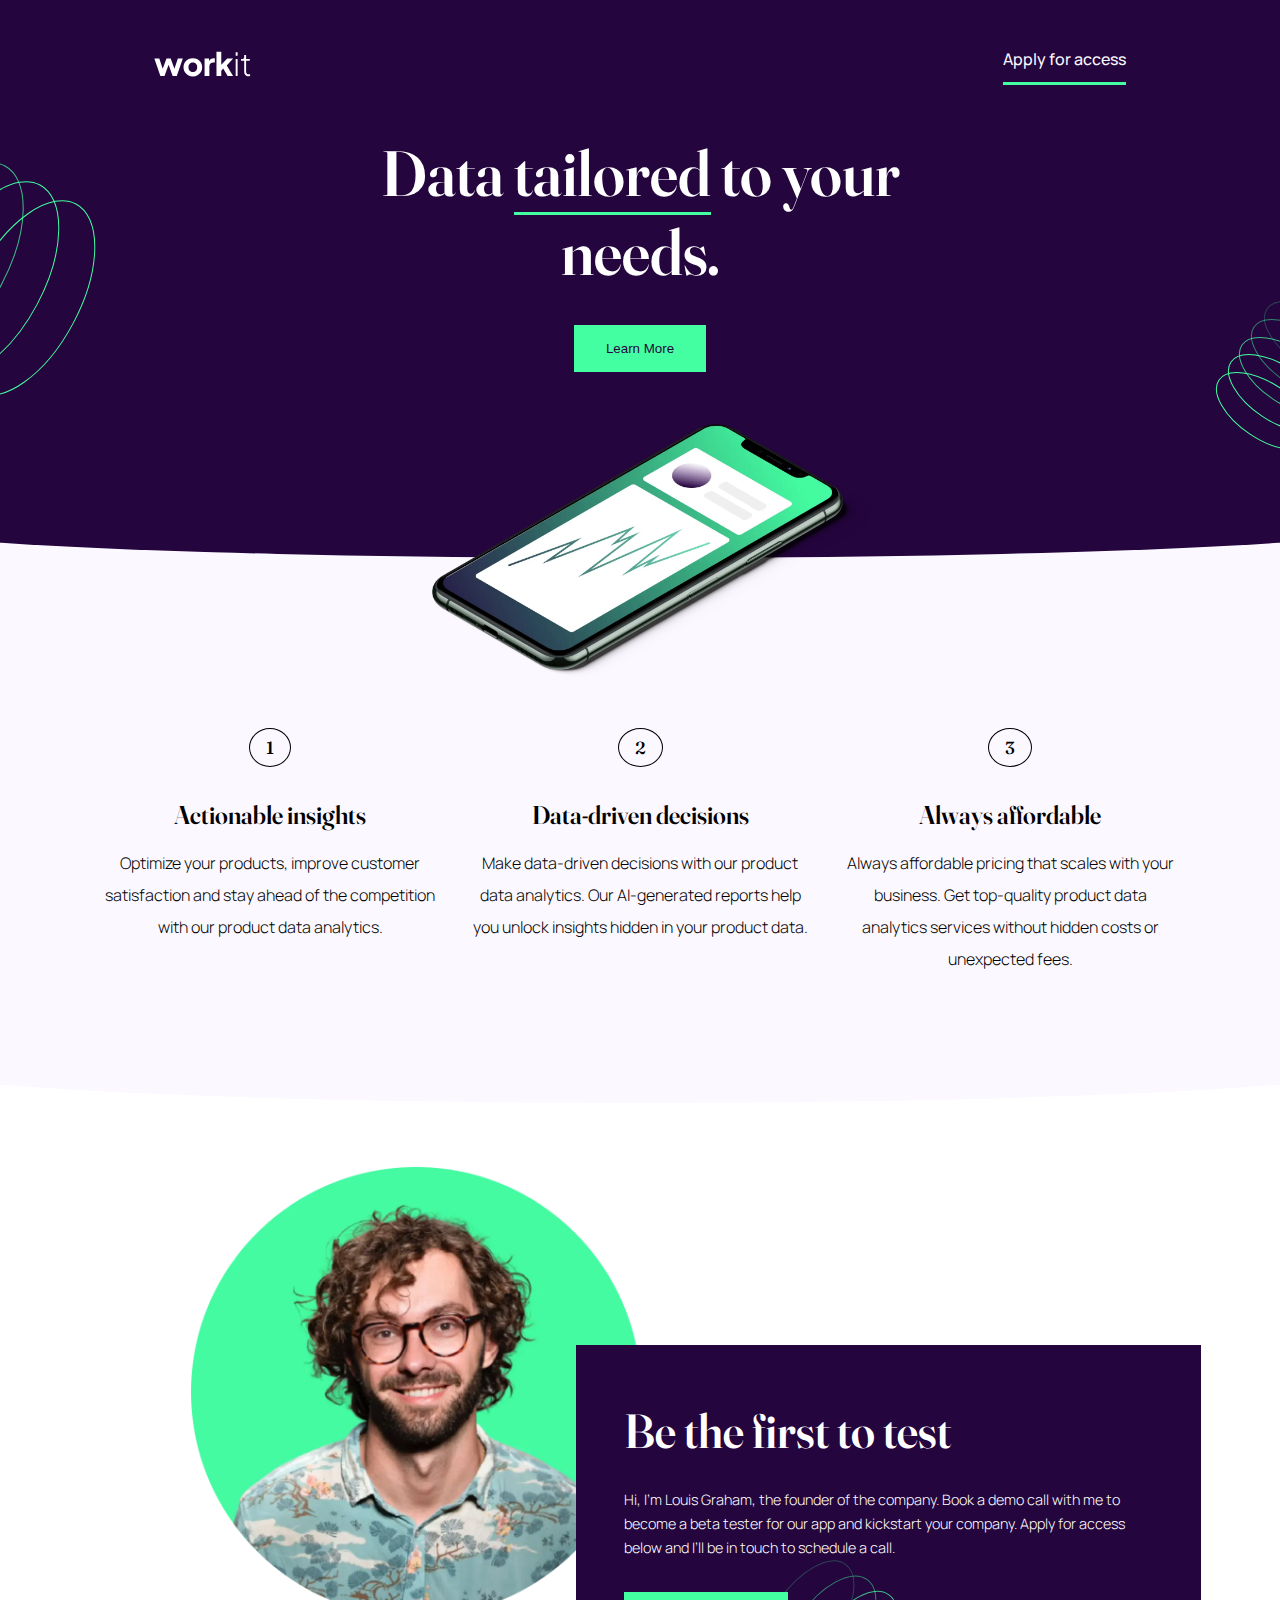
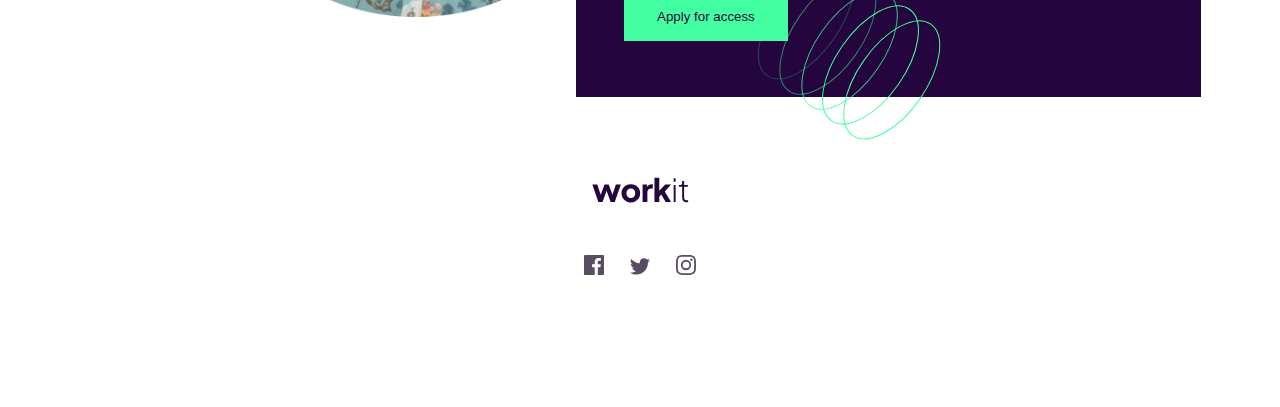
<file: index.html>
<!DOCTYPE html>
<html lang="en">
<head>
  <meta charset="UTF-8">
  <meta name="viewport" content="width=device-width, initial-scale=1.0">

  <link rel="icon" type="image/png" sizes="32x32" href="./starter-code/assets/images/favicon-32x32.png">
  
  <title>Frontend Mentor | Workit landing page</title>
  <link rel="stylesheet" href="./output/styles.css">
</head>
<body>
  <header id="header">
    <nav id="nav">
      <h1 class="title"><svg xmlns="http://www.w3.org/2000/svg" width="97" height="26" viewBox="0 0 97 26"><path fill="#FFF" d="m10.528 25 4.064-11.2L18.624 25h4.16l6.048-17.472H23.84l-3.392 10.144-3.776-10.144h-4.16L8.704 17.672 5.312 7.528H.352L6.368 25h4.16Zm28.324.384c1.728 0 3.296-.395 4.704-1.184a9.132 9.132 0 0 0 3.376-3.248c.842-1.376 1.264-2.939 1.264-4.688 0-1.77-.422-3.339-1.264-4.704a9.173 9.173 0 0 0-3.376-3.232c-1.408-.79-2.976-1.184-4.704-1.184-1.728 0-3.302.395-4.72 1.184a9.138 9.138 0 0 0-3.392 3.232c-.843 1.365-1.264 2.933-1.264 4.704 0 1.75.42 3.312 1.264 4.688a9.097 9.097 0 0 0 3.392 3.248c1.418.79 2.992 1.184 4.72 1.184Zm0-4.32c-1.302 0-2.363-.448-3.184-1.344-.822-.896-1.232-2.048-1.232-3.456 0-1.387.41-2.533 1.232-3.44.82-.907 1.882-1.36 3.184-1.36 1.3 0 2.357.453 3.168 1.36.81.907 1.216 2.053 1.216 3.44 0 1.408-.406 2.56-1.216 3.456-.811.896-1.867 1.344-3.168 1.344ZM55.367 25v-9.408c0-1.301.363-2.31 1.088-3.024.725-.715 1.675-1.072 2.848-1.072h1.504v-4.16h-1.024c-1.067 0-2.01.197-2.832.592-.821.395-1.456 1.136-1.904 2.224V7.528h-4.48V25h4.8Zm11.908 0v-5.344l1.92-2.112L73.643 25h5.44l-6.304-10.432 6.336-7.04h-5.92l-5.92 6.304V.776h-4.8V25h4.8ZM83.598 4.68V1.16h-1.92v3.52h1.92Zm0 20.32V8.008h-1.92V25h1.92Zm11.012.192c.17 0 .405-.01.704-.032.298-.021.565-.064.8-.128v-1.76a11.29 11.29 0 0 1-1.216.096c-.768 0-1.355-.139-1.76-.416a2.012 2.012 0 0 1-.816-1.088 4.628 4.628 0 0 1-.208-1.376V9.832h3.712V8.008h-3.712V4.04h-1.92v1.824c0 .661-.176 1.184-.528 1.568-.352.384-.838.576-1.456.576h-1.216v1.824h3.2v10.656c0 1.536.378 2.704 1.136 3.504.757.8 1.85 1.2 3.28 1.2Z"/></svg></h1>
      <a href="" id="apply">Apply for access</a>
    </nav>
  </header>
  <main>
    <content>
      <div class="heroContainer">
        <svg id="bigSpringLeft" xmlns="http://www.w3.org/2000/svg" width="341" height="317" viewBox="0 0 341 317"><g fill="none" fill-rule="evenodd" stroke="#44FFA1" transform="rotate(-152 159.204 128.626)"><ellipse cx="54" cy="107.125" rx="53.5" ry="106.5"/><ellipse cx="94.706" cy="107" rx="53.5" ry="106.5"/><ellipse cx="134.529" cy="107.344" opacity=".75" rx="52.5" ry="106.5"/><ellipse cx="175.705" cy="108.102" opacity=".5" rx="53.5" ry="106.5"/><ellipse cx="217.294" cy="107.508" opacity=".25" rx="52.5" ry="106.5"/></g></svg>
        <svg id="springRight" xmlns="http://www.w3.org/2000/svg" width="174" height="181" viewBox="0 0 174 181"><g fill="none" fill-rule="evenodd" stroke="#44FFA1" transform="rotate(-56 110.742 58.398)"><ellipse cx="28" cy="56.621" rx="27.5" ry="55.5"/><ellipse cx="49.633" cy="56.504" rx="27.5" ry="55.5"/><ellipse cx="69.878" cy="56.117" opacity=".75" rx="27.5" ry="55.5"/><ellipse cx="91.511" cy="56" opacity=".5" rx="27.5" ry="55.5"/><ellipse cx="113.703" cy="56.712" opacity=".25" rx="27.5" ry="55.5"/></g></svg>
        <div id="heroCard">
          <h2 id="slogan">Data <span id="underline">tailored</span> to your needs.</h2>
          <button id="learnMore">Learn More</button>
        </div>
      </div>
      <div class="imageContainer">
        <img src="./starter-code/assets/images/image-hero.webp" alt="a sideways phone" id="phone">
      </div>
      <div id="list">
        
        <div class="listContent">
          <div class="listContainer">
            <div class="num">1</div>
            <div class="listCard">
              <div class="item">Actionable insights</div>
              <p id="text">Optimize your products, improve customer satisfaction and stay ahead of the competition with our product data analytics.</p>
            </div>
          </div>
          <div class="listContainer">
            <div class="num">2</div>
            <div class="listCard">
              <div class="item">Data-driven decisions</div>
              <p id="text">Make data-driven decisions with our product data analytics. Our AI-generated reports help you unlock insights hidden in your product data.
              </p>
            </div>
          </div>
          <div class="listContainer">
            <div class="num">3</div>
            <div class="listCard">
              <div class="item">Always affordable</div>
              <p id="text">Always affordable pricing that scales with your business. Get top-quality product data analytics services without hidden costs or unexpected fees.</p>
            </div>
          </div>
        </div>
      </div>
      <div id="authorImageCard">
        <img src="./starter-code/assets/images/image-founder.webp" alt="" id="authorImage">
        <img src="./starter-code/assets/images/image-removebg-preview(363).png" id="authorImageMobile" alt="">
      </div>
      <div class="testCard">
        <div id="testTitle">Be the first to test</div>
        <p id="bio">  Hi, I'm Louis Graham, the founder of the company. Book a demo call with me to become a 
          beta tester for our app and kickstart your company. Apply for access below and I’ll be 
          in touch to schedule a call.</p>
          <button id="applyBtn">Apply for access</button>
          <svg id="smallSpringLeft" xmlns="http://www.w3.org/2000/svg" width="221" height="212" viewBox="0 0 221 212"><g fill="none" fill-rule="evenodd" stroke="#44FFA1" transform="rotate(-145 104.244 83.528)"><ellipse cx="34.5" cy="68.5" rx="34" ry="68"/><ellipse cx="60.5" cy="68.5" rx="34" ry="68"/><ellipse cx="86" cy="68.5" opacity=".75" rx="33.5" ry="68"/><ellipse cx="112.5" cy="68.5" opacity=".5" rx="34" ry="68"/><ellipse cx="139" cy="68.5" opacity=".25" rx="33.5" ry="68"/></g></svg>
        </div>
      <footer id="footer">
        <div id="logo">
          <svg xmlns="http://www.w3.org/2000/svg" width="97" height="26" viewBox="0 0 97 26"><path fill="#24053E" d="m10.528 25 4.064-11.2L18.624 25h4.16l6.048-17.472H23.84l-3.392 10.144-3.776-10.144h-4.16L8.704 17.672 5.312 7.528H.352L6.368 25h4.16Zm28.324.384c1.728 0 3.296-.395 4.704-1.184a9.132 9.132 0 0 0 3.376-3.248c.842-1.376 1.264-2.939 1.264-4.688 0-1.77-.422-3.339-1.264-4.704a9.173 9.173 0 0 0-3.376-3.232c-1.408-.79-2.976-1.184-4.704-1.184-1.728 0-3.302.395-4.72 1.184a9.138 9.138 0 0 0-3.392 3.232c-.843 1.365-1.264 2.933-1.264 4.704 0 1.75.42 3.312 1.264 4.688a9.097 9.097 0 0 0 3.392 3.248c1.418.79 2.992 1.184 4.72 1.184Zm0-4.32c-1.302 0-2.363-.448-3.184-1.344-.822-.896-1.232-2.048-1.232-3.456 0-1.387.41-2.533 1.232-3.44.82-.907 1.882-1.36 3.184-1.36 1.3 0 2.357.453 3.168 1.36.81.907 1.216 2.053 1.216 3.44 0 1.408-.406 2.56-1.216 3.456-.811.896-1.867 1.344-3.168 1.344ZM55.367 25v-9.408c0-1.301.363-2.31 1.088-3.024.725-.715 1.675-1.072 2.848-1.072h1.504v-4.16h-1.024c-1.067 0-2.01.197-2.832.592-.821.395-1.456 1.136-1.904 2.224V7.528h-4.48V25h4.8Zm11.908 0v-5.344l1.92-2.112L73.643 25h5.44l-6.304-10.432 6.336-7.04h-5.92l-5.92 6.304V.776h-4.8V25h4.8ZM83.598 4.68V1.16h-1.92v3.52h1.92Zm0 20.32V8.008h-1.92V25h1.92Zm11.012.192c.17 0 .405-.01.704-.032.298-.021.565-.064.8-.128v-1.76a11.29 11.29 0 0 1-1.216.096c-.768 0-1.355-.139-1.76-.416a2.012 2.012 0 0 1-.816-1.088 4.628 4.628 0 0 1-.208-1.376V9.832h3.712V8.008h-3.712V4.04h-1.92v1.824c0 .661-.176 1.184-.528 1.568-.352.384-.838.576-1.456.576h-1.216v1.824h3.2v10.656c0 1.536.378 2.704 1.136 3.504.757.8 1.85 1.2 3.28 1.2Z"/></svg>
        </div>
        <div id="icons">
          <svg class="icon" xmlns="http://www.w3.org/2000/svg" width="20" height="20" viewBox="0 0 20 20"><path fill="#584D62" d="M18.896 0H1.104C.494 0 0 .494 0 1.104v17.793C0 19.506.494 20 1.104 20h9.58v-7.745H8.076V9.237h2.606V7.01c0-2.583 1.578-3.99 3.883-3.99 1.104 0 2.052.082 2.329.119v2.7h-1.598c-1.254 0-1.496.597-1.496 1.47v1.928h2.989l-.39 3.018h-2.6V20h5.098c.608 0 1.102-.494 1.102-1.104V1.104C20 .494 19.506 0 18.896 0Z"/></svg>
          <svg class="icon" xmlns="http://www.w3.org/2000/svg" width="20" height="17" viewBox="0 0 20 17"><path fill="#584D62" d="M20 2.172a8.192 8.192 0 0 1-2.357.646 4.11 4.11 0 0 0 1.805-2.27 8.22 8.22 0 0 1-2.606.996A4.096 4.096 0 0 0 13.847.248c-2.65 0-4.596 2.472-3.998 5.037A11.648 11.648 0 0 1 1.392 1a4.109 4.109 0 0 0 1.27 5.478 4.086 4.086 0 0 1-1.858-.513c-.045 1.9 1.318 3.679 3.291 4.075a4.113 4.113 0 0 1-1.853.07 4.106 4.106 0 0 0 3.833 2.849A8.25 8.25 0 0 1 0 14.658a11.616 11.616 0 0 0 6.29 1.843c7.618 0 11.923-6.434 11.663-12.205A8.354 8.354 0 0 0 20 2.172Z"/></svg>
          <svg class="icon" xmlns="http://www.w3.org/2000/svg" width="20" height="20" viewBox="0 0 20 20"><path fill="#584D62" d="M10 1.802c2.67 0 2.987.01 4.042.059 2.71.123 3.975 1.409 4.099 4.099.048 1.054.057 1.37.057 4.04 0 2.672-.01 2.988-.057 4.042-.124 2.687-1.387 3.975-4.1 4.099-1.054.048-1.37.058-4.041.058-2.67 0-2.987-.01-4.04-.058-2.717-.124-3.977-1.416-4.1-4.1-.048-1.054-.058-1.37-.058-4.041 0-2.67.01-2.986.058-4.04.124-2.69 1.387-3.977 4.1-4.1 1.054-.048 1.37-.058 4.04-.058ZM10 0C7.284 0 6.944.012 5.877.06 2.246.227.227 2.242.061 5.877.01 6.944 0 7.284 0 10s.012 3.057.06 4.123c.167 3.632 2.182 5.65 5.817 5.817 1.067.048 1.407.06 4.123.06s3.057-.012 4.123-.06c3.629-.167 5.652-2.182 5.816-5.817.05-1.066.061-1.407.061-4.123s-.012-3.056-.06-4.122C19.777 2.249 17.76.228 14.124.06 13.057.01 12.716 0 10 0Zm0 4.865a5.135 5.135 0 1 0 0 10.27 5.135 5.135 0 0 0 0-10.27Zm0 8.468a3.333 3.333 0 1 1 0-6.666 3.333 3.333 0 0 1 0 6.666Zm5.338-9.87a1.2 1.2 0 1 0 0 2.4 1.2 1.2 0 0 0 0-2.4Z"/></svg>
        </div>
      </footer>
    </content>
  </main>
</body>
</html>
</file>
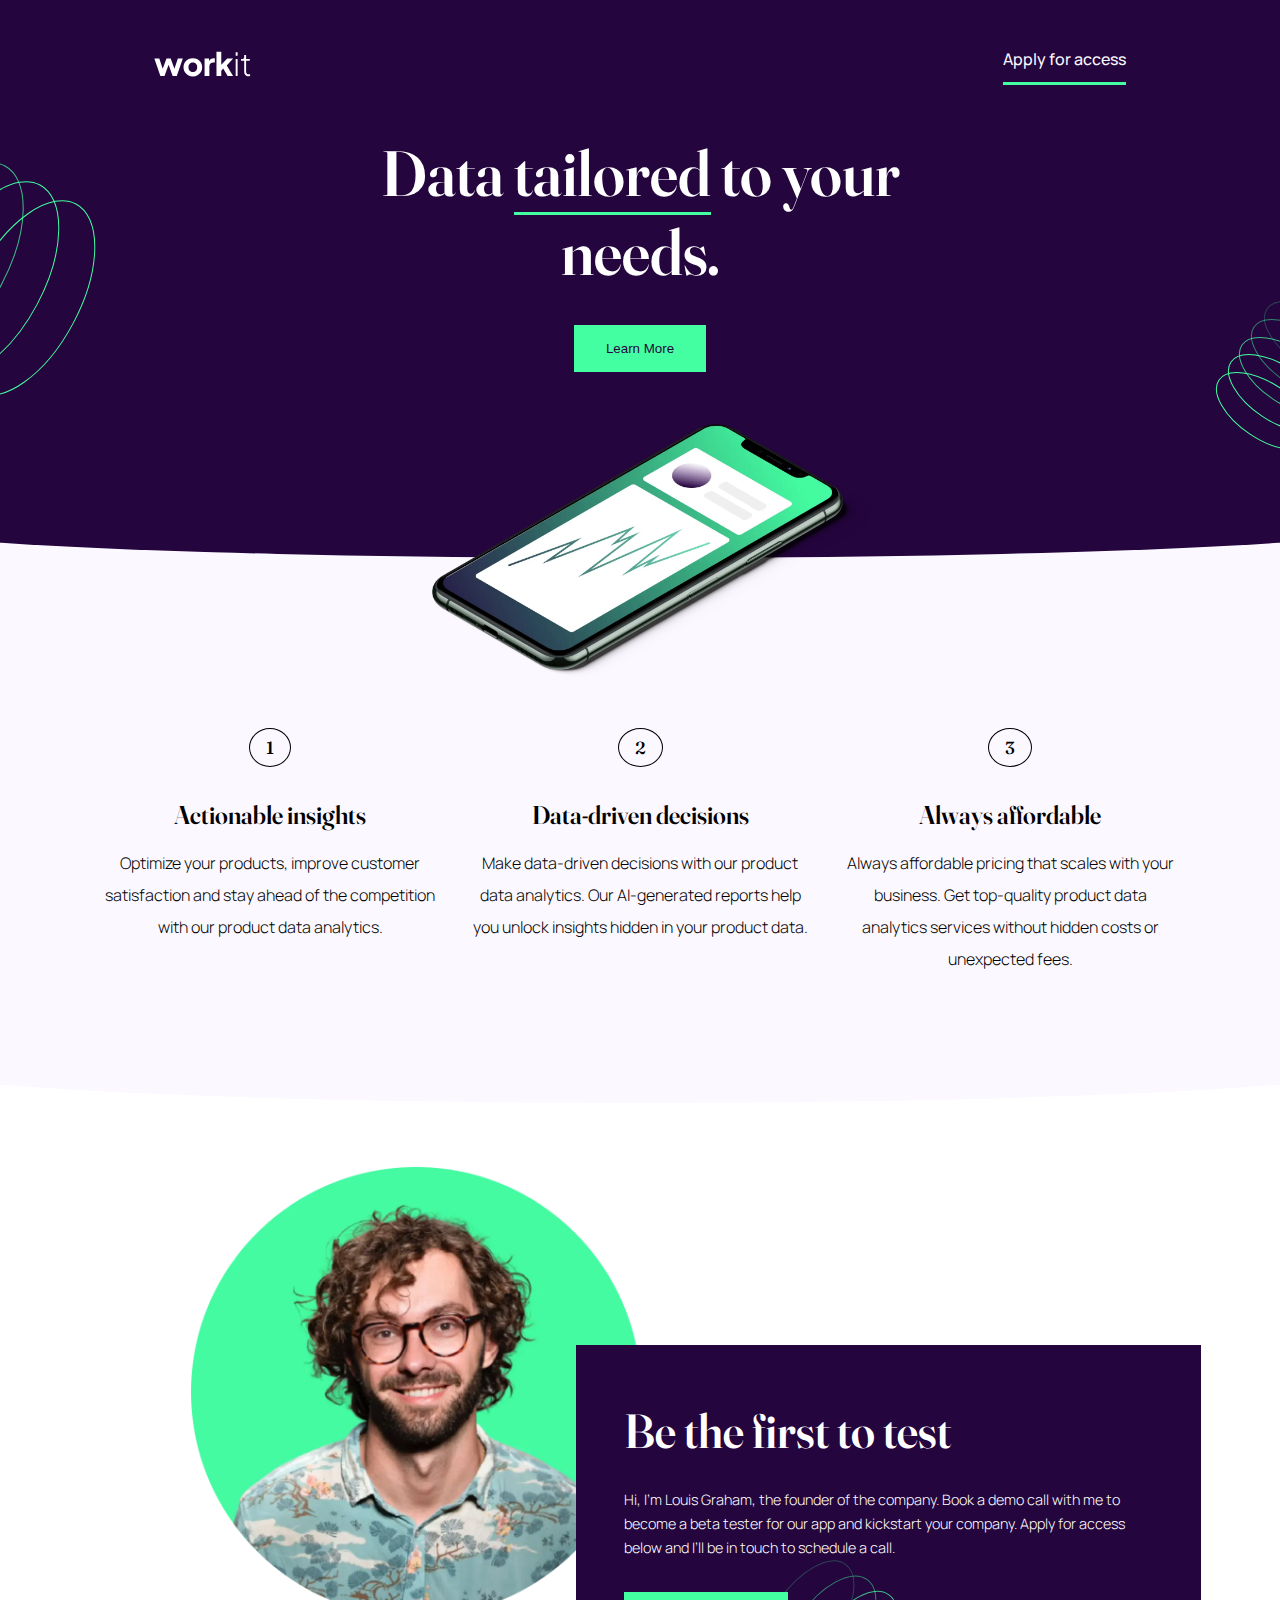
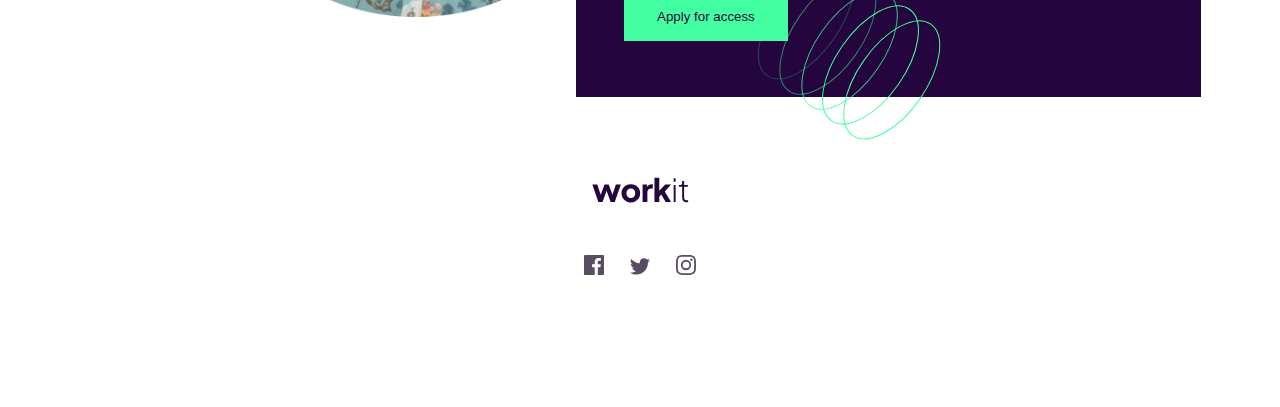
<file: starter-code/index.html>
<!DOCTYPE html>
<html lang="en">
<head>
  <meta charset="UTF-8">
  <meta name="viewport" content="width=device-width, initial-scale=1.0">

  <link rel="icon" type="image/png" sizes="32x32" href="./assets/images/favicon-32x32.png">
  
  <title>Frontend Mentor | Workit landing page</title>
  <link rel="stylesheet" href="../output/styles.css">
</head>
<body>
  <header id="header">
    <nav id="nav">
      <h1 class="title"><svg xmlns="http://www.w3.org/2000/svg" width="97" height="26" viewBox="0 0 97 26"><path fill="#FFF" d="m10.528 25 4.064-11.2L18.624 25h4.16l6.048-17.472H23.84l-3.392 10.144-3.776-10.144h-4.16L8.704 17.672 5.312 7.528H.352L6.368 25h4.16Zm28.324.384c1.728 0 3.296-.395 4.704-1.184a9.132 9.132 0 0 0 3.376-3.248c.842-1.376 1.264-2.939 1.264-4.688 0-1.77-.422-3.339-1.264-4.704a9.173 9.173 0 0 0-3.376-3.232c-1.408-.79-2.976-1.184-4.704-1.184-1.728 0-3.302.395-4.72 1.184a9.138 9.138 0 0 0-3.392 3.232c-.843 1.365-1.264 2.933-1.264 4.704 0 1.75.42 3.312 1.264 4.688a9.097 9.097 0 0 0 3.392 3.248c1.418.79 2.992 1.184 4.72 1.184Zm0-4.32c-1.302 0-2.363-.448-3.184-1.344-.822-.896-1.232-2.048-1.232-3.456 0-1.387.41-2.533 1.232-3.44.82-.907 1.882-1.36 3.184-1.36 1.3 0 2.357.453 3.168 1.36.81.907 1.216 2.053 1.216 3.44 0 1.408-.406 2.56-1.216 3.456-.811.896-1.867 1.344-3.168 1.344ZM55.367 25v-9.408c0-1.301.363-2.31 1.088-3.024.725-.715 1.675-1.072 2.848-1.072h1.504v-4.16h-1.024c-1.067 0-2.01.197-2.832.592-.821.395-1.456 1.136-1.904 2.224V7.528h-4.48V25h4.8Zm11.908 0v-5.344l1.92-2.112L73.643 25h5.44l-6.304-10.432 6.336-7.04h-5.92l-5.92 6.304V.776h-4.8V25h4.8ZM83.598 4.68V1.16h-1.92v3.52h1.92Zm0 20.32V8.008h-1.92V25h1.92Zm11.012.192c.17 0 .405-.01.704-.032.298-.021.565-.064.8-.128v-1.76a11.29 11.29 0 0 1-1.216.096c-.768 0-1.355-.139-1.76-.416a2.012 2.012 0 0 1-.816-1.088 4.628 4.628 0 0 1-.208-1.376V9.832h3.712V8.008h-3.712V4.04h-1.92v1.824c0 .661-.176 1.184-.528 1.568-.352.384-.838.576-1.456.576h-1.216v1.824h3.2v10.656c0 1.536.378 2.704 1.136 3.504.757.8 1.85 1.2 3.28 1.2Z"/></svg></h1>
      <a href="" id="apply">Apply for access</a>
    </nav>
  </header>
  <main>
    <content>
      <div class="heroContainer">
        <svg id="bigSpringLeft" xmlns="http://www.w3.org/2000/svg" width="341" height="317" viewBox="0 0 341 317"><g fill="none" fill-rule="evenodd" stroke="#44FFA1" transform="rotate(-152 159.204 128.626)"><ellipse cx="54" cy="107.125" rx="53.5" ry="106.5"/><ellipse cx="94.706" cy="107" rx="53.5" ry="106.5"/><ellipse cx="134.529" cy="107.344" opacity=".75" rx="52.5" ry="106.5"/><ellipse cx="175.705" cy="108.102" opacity=".5" rx="53.5" ry="106.5"/><ellipse cx="217.294" cy="107.508" opacity=".25" rx="52.5" ry="106.5"/></g></svg>
        <svg id="springRight" xmlns="http://www.w3.org/2000/svg" width="174" height="181" viewBox="0 0 174 181"><g fill="none" fill-rule="evenodd" stroke="#44FFA1" transform="rotate(-56 110.742 58.398)"><ellipse cx="28" cy="56.621" rx="27.5" ry="55.5"/><ellipse cx="49.633" cy="56.504" rx="27.5" ry="55.5"/><ellipse cx="69.878" cy="56.117" opacity=".75" rx="27.5" ry="55.5"/><ellipse cx="91.511" cy="56" opacity=".5" rx="27.5" ry="55.5"/><ellipse cx="113.703" cy="56.712" opacity=".25" rx="27.5" ry="55.5"/></g></svg>
        <div id="heroCard">
          <h2 id="slogan">Data <span id="underline">tailored</span> to your needs.</h2>
          <button id="learnMore">Learn More</button>
        </div>
      </div>
      <div class="imageContainer">
        <img src="./assets/images/image-hero.webp" alt="a sideways phone" id="phone">
      </div>
      <div id="list">
        
        <div class="listContent">
          <div class="listContainer">
            <div class="num">1</div>
            <div class="listCard">
              <div class="item">Actionable insights</div>
              <p id="text">Optimize your products, improve customer satisfaction and stay ahead of the competition with our product data analytics.</p>
            </div>
          </div>
          <div class="listContainer">
            <div class="num">2</div>
            <div class="listCard">
              <div class="item">Data-driven decisions</div>
              <p id="text">Make data-driven decisions with our product data analytics. Our AI-generated reports help you unlock insights hidden in your product data.
              </p>
            </div>
          </div>
          <div class="listContainer">
            <div class="num">3</div>
            <div class="listCard">
              <div class="item">Always affordable</div>
              <p id="text">Always affordable pricing that scales with your business. Get top-quality product data analytics services without hidden costs or unexpected fees.</p>
            </div>
          </div>
        </div>
      </div>
      <div id="authorImageCard">
        <img src="./assets/images/image-founder.webp" alt="" id="authorImage">
        <img src="./assets/images/image-removebg-preview(363).png" id="authorImageMobile" alt="">
      </div>
      <div class="testCard">
        <div id="testTitle">Be the first to test</div>
        <p id="bio">  Hi, I'm Louis Graham, the founder of the company. Book a demo call with me to become a 
          beta tester for our app and kickstart your company. Apply for access below and I’ll be 
          in touch to schedule a call.</p>
          <button id="applyBtn">Apply for access</button>
          <svg id="smallSpringLeft" xmlns="http://www.w3.org/2000/svg" width="221" height="212" viewBox="0 0 221 212"><g fill="none" fill-rule="evenodd" stroke="#44FFA1" transform="rotate(-145 104.244 83.528)"><ellipse cx="34.5" cy="68.5" rx="34" ry="68"/><ellipse cx="60.5" cy="68.5" rx="34" ry="68"/><ellipse cx="86" cy="68.5" opacity=".75" rx="33.5" ry="68"/><ellipse cx="112.5" cy="68.5" opacity=".5" rx="34" ry="68"/><ellipse cx="139" cy="68.5" opacity=".25" rx="33.5" ry="68"/></g></svg>
        </div>
      <footer id="footer">
        <div id="logo">
          <svg xmlns="http://www.w3.org/2000/svg" width="97" height="26" viewBox="0 0 97 26"><path fill="#24053E" d="m10.528 25 4.064-11.2L18.624 25h4.16l6.048-17.472H23.84l-3.392 10.144-3.776-10.144h-4.16L8.704 17.672 5.312 7.528H.352L6.368 25h4.16Zm28.324.384c1.728 0 3.296-.395 4.704-1.184a9.132 9.132 0 0 0 3.376-3.248c.842-1.376 1.264-2.939 1.264-4.688 0-1.77-.422-3.339-1.264-4.704a9.173 9.173 0 0 0-3.376-3.232c-1.408-.79-2.976-1.184-4.704-1.184-1.728 0-3.302.395-4.72 1.184a9.138 9.138 0 0 0-3.392 3.232c-.843 1.365-1.264 2.933-1.264 4.704 0 1.75.42 3.312 1.264 4.688a9.097 9.097 0 0 0 3.392 3.248c1.418.79 2.992 1.184 4.72 1.184Zm0-4.32c-1.302 0-2.363-.448-3.184-1.344-.822-.896-1.232-2.048-1.232-3.456 0-1.387.41-2.533 1.232-3.44.82-.907 1.882-1.36 3.184-1.36 1.3 0 2.357.453 3.168 1.36.81.907 1.216 2.053 1.216 3.44 0 1.408-.406 2.56-1.216 3.456-.811.896-1.867 1.344-3.168 1.344ZM55.367 25v-9.408c0-1.301.363-2.31 1.088-3.024.725-.715 1.675-1.072 2.848-1.072h1.504v-4.16h-1.024c-1.067 0-2.01.197-2.832.592-.821.395-1.456 1.136-1.904 2.224V7.528h-4.48V25h4.8Zm11.908 0v-5.344l1.92-2.112L73.643 25h5.44l-6.304-10.432 6.336-7.04h-5.92l-5.92 6.304V.776h-4.8V25h4.8ZM83.598 4.68V1.16h-1.92v3.52h1.92Zm0 20.32V8.008h-1.92V25h1.92Zm11.012.192c.17 0 .405-.01.704-.032.298-.021.565-.064.8-.128v-1.76a11.29 11.29 0 0 1-1.216.096c-.768 0-1.355-.139-1.76-.416a2.012 2.012 0 0 1-.816-1.088 4.628 4.628 0 0 1-.208-1.376V9.832h3.712V8.008h-3.712V4.04h-1.92v1.824c0 .661-.176 1.184-.528 1.568-.352.384-.838.576-1.456.576h-1.216v1.824h3.2v10.656c0 1.536.378 2.704 1.136 3.504.757.8 1.85 1.2 3.28 1.2Z"/></svg>
        </div>
        <div id="icons">
          <svg class="icon" xmlns="http://www.w3.org/2000/svg" width="20" height="20" viewBox="0 0 20 20"><path fill="#584D62" d="M18.896 0H1.104C.494 0 0 .494 0 1.104v17.793C0 19.506.494 20 1.104 20h9.58v-7.745H8.076V9.237h2.606V7.01c0-2.583 1.578-3.99 3.883-3.99 1.104 0 2.052.082 2.329.119v2.7h-1.598c-1.254 0-1.496.597-1.496 1.47v1.928h2.989l-.39 3.018h-2.6V20h5.098c.608 0 1.102-.494 1.102-1.104V1.104C20 .494 19.506 0 18.896 0Z"/></svg>
          <svg class="icon" xmlns="http://www.w3.org/2000/svg" width="20" height="17" viewBox="0 0 20 17"><path fill="#584D62" d="M20 2.172a8.192 8.192 0 0 1-2.357.646 4.11 4.11 0 0 0 1.805-2.27 8.22 8.22 0 0 1-2.606.996A4.096 4.096 0 0 0 13.847.248c-2.65 0-4.596 2.472-3.998 5.037A11.648 11.648 0 0 1 1.392 1a4.109 4.109 0 0 0 1.27 5.478 4.086 4.086 0 0 1-1.858-.513c-.045 1.9 1.318 3.679 3.291 4.075a4.113 4.113 0 0 1-1.853.07 4.106 4.106 0 0 0 3.833 2.849A8.25 8.25 0 0 1 0 14.658a11.616 11.616 0 0 0 6.29 1.843c7.618 0 11.923-6.434 11.663-12.205A8.354 8.354 0 0 0 20 2.172Z"/></svg>
          <svg class="icon" xmlns="http://www.w3.org/2000/svg" width="20" height="20" viewBox="0 0 20 20"><path fill="#584D62" d="M10 1.802c2.67 0 2.987.01 4.042.059 2.71.123 3.975 1.409 4.099 4.099.048 1.054.057 1.37.057 4.04 0 2.672-.01 2.988-.057 4.042-.124 2.687-1.387 3.975-4.1 4.099-1.054.048-1.37.058-4.041.058-2.67 0-2.987-.01-4.04-.058-2.717-.124-3.977-1.416-4.1-4.1-.048-1.054-.058-1.37-.058-4.041 0-2.67.01-2.986.058-4.04.124-2.69 1.387-3.977 4.1-4.1 1.054-.048 1.37-.058 4.04-.058ZM10 0C7.284 0 6.944.012 5.877.06 2.246.227.227 2.242.061 5.877.01 6.944 0 7.284 0 10s.012 3.057.06 4.123c.167 3.632 2.182 5.65 5.817 5.817 1.067.048 1.407.06 4.123.06s3.057-.012 4.123-.06c3.629-.167 5.652-2.182 5.816-5.817.05-1.066.061-1.407.061-4.123s-.012-3.056-.06-4.122C19.777 2.249 17.76.228 14.124.06 13.057.01 12.716 0 10 0Zm0 4.865a5.135 5.135 0 1 0 0 10.27 5.135 5.135 0 0 0 0-10.27Zm0 8.468a3.333 3.333 0 1 1 0-6.666 3.333 3.333 0 0 1 0 6.666Zm5.338-9.87a1.2 1.2 0 1 0 0 2.4 1.2 1.2 0 0 0 0-2.4Z"/></svg>
        </div>
      </footer>
    </content>
  </main>
</body>
</html>
</file>
<file: output/styles.css>
@font-face {
  font-family: "Fraunces-VariableFont_SOFT,WONK,opsz,wght";
  src: url(../starter-code/assets/fonts/fraunces/Fraunces-VariableFont_SOFT\,WONK\,opsz\,wght.ttf);
}
@font-face {
  font-family: "Fraunces";
  src: url(../starter-code/assets/fonts/fraunces/static/Fraunces_144pt-SemiBold.ttf);
}
@font-face {
  font-family: "Manrope-VariableFont_wght";
  src: url(../starter-code/assets/fonts/manrope/Manrope-VariableFont_wght.ttf);
}
* {
  box-sizing: border-box;
  margin: 0;
}

body {
  -webkit-font-smoothing: antialiased;
  background-color: white;
}

#bigSpringLeft, #smallSpringLeft, #springRight {
  position: absolute;
  display: none;
}

#header {
  background-color: #24053E;
  padding: 1rem;
  padding-top: 1.5rem;
  transition: ease-in-out 0.3ms;
}
#header #nav {
  display: flex;
  justify-content: space-between;
}
#header #nav a#apply {
  font-family: "Manrope-VariableFont_wght";
  text-decoration: none;
  color: #FCF8FF;
  border-bottom: solid 0.2rem #FFFFFF;
  font-size: 16px;
  font-weight: 500;
}
#header #nav a#apply:hover {
  border-bottom: solid 0.2rem #44FFA1;
}

.imageContainer img#phone {
  width: clamp(320px, 55vw, 441px);
  position: absolute;
  top: 23.5rem;
  left: 50%;
  margin-left: -9.5rem;
  transition: ease-out 0.3s;
}

.heroContainer {
  overflow-x: hidden; /* Prevents horizontal scrolling */
  position: relative; /* Establishes a positioning context */
  width: 100vw; /* Ensures the container matches the viewport width */
  margin-left: calc(50% - 50vw); /* Centers the container */
}

#heroCard {
  background-color: #24053E;
  display: flex;
  flex-direction: column;
  overflow-x: hidden;
  align-items: center;
  border-bottom-left-radius: 100% 15%;
  border-bottom-right-radius: 100% 15%;
  margin-bottom: 12rem;
  box-shadow: #FCF8FF;
  width: 120vw; /* Example: making the element 20% wider than the viewport */
  position: relative; /* Allows for positioning adjustments */
  left: -10vw; /* Shifts the element to be centered visually */
  padding-bottom: 10rem;
}
#heroCard h2#slogan {
  text-align: center;
  font-family: "Fraunces";
  font-size: clamp(3rem, 8vw, 4rem);
  font-weight: 500;
  color: #FFFFFF;
  width: clamp(353px, 45vw, 519px);
  margin-top: 2rem;
}
#heroCard span#underline {
  border-bottom: solid 0.2rem #FFFFFF;
}
#heroCard span#underline:hover {
  border-bottom: solid 0.2rem #44FFA1;
}
#heroCard button#learnMore {
  color: #24053E;
  background-color: #FFFFFF;
  outline: none;
  padding-inline: 2rem;
  padding-block: 1rem;
  border: none;
  margin-top: 2rem;
  transition: ease-in-out 0.3s;
}
#heroCard button#learnMore:hover {
  background-color: #44FFA1;
}

.listContent {
  display: flex;
  flex-direction: column;
  align-items: center;
  text-align: center;
}
.listContent .listContainer {
  text-align: center;
  font-family: "Fraunces-VariableFont_SOFT,WONK,opsz,wght";
  font-weight: 500;
}
.listContent .listContainer #text {
  display: none;
  transition: ease-in-out 0.3s;
}
.listContent .listContainer .num {
  margin-bottom: 2rem;
  font-size: 1.1rem;
}
.listContent .listContainer .item {
  transition: ease-in-out 0.3s;
  font-size: 1.4rem;
  margin-bottom: 8rem;
}

#authorImageCard {
  display: flex;
  flex-direction: column;
  align-items: center;
}
#authorImageCard img#authorImage {
  width: clamp(250px, 75vw, 250px);
  display: none;
}
#authorImageCard img#authorImageMobile {
  width: clamp(250px, 75vw, 250px);
  margin-top: 8rem;
  z-index: -1;
}

.testCard {
  display: flex;
  background-color: #24053E;
  color: #FFFFFF;
  flex-direction: column;
  align-items: center;
  text-align: center;
  margin-top: -3rem;
  margin-inline: 3.5vw;
}
.testCard #testTitle {
  font-family: "Fraunces";
  font-size: 2rem;
  margin-top: 2rem;
}
.testCard #bio {
  font-family: "Manrope-VariableFont_wght";
  margin: 2rem;
  line-height: 1.5rem;
  font-weight: 300;
  font-size: 0.9rem;
}
.testCard button#applyBtn {
  color: #24053E;
  background-color: #FFFFFF;
  outline: none;
  padding-inline: 2rem;
  padding-block: 1rem;
  border: none;
  margin-bottom: 2rem;
}
.testCard button#applyBtn:hover {
  background-color: #44FFA1;
}

footer#footer {
  display: flex;
  flex-direction: column;
  align-items: center;
}
footer#footer #logo {
  margin-top: 4rem;
  margin-bottom: 8rem;
}
footer#footer #icons {
  display: none;
}

/* Large devices (tablets to small desktops) */
@media (min-width: 540px) {
  footer#footer {
    display: flex;
    flex-direction: column;
    align-items: center;
  }
  footer#footer #logo {
    margin-top: 5rem;
    margin-bottom: 3rem;
  }
  footer#footer #icons {
    display: block;
  }
  footer#footer #icons .icon {
    margin-inline: 0.7rem;
    margin-bottom: 8rem;
  }
  footer#footer #icons .icon:hover {
    color: #24053E;
  }
  #bigSpringLeft {
    position: absolute;
    display: block;
    z-index: 200;
    left: -13.5rem;
  }
  #springRight {
    position: absolute;
    display: block;
    z-index: 200;
    top: 11.5rem;
    right: -6rem;
    overflow: hidden;
  }
  #smallSpringLeft {
    position: absolute;
    display: block;
    z-index: 200;
    top: 114rem;
    right: 5%;
  }
  #header {
    padding-top: 3rem;
    padding: 2rem;
  }
  #header #nav a#apply {
    border-bottom: solid 0.2rem #44FFA1;
  }
  .imageContainer img#phone {
    top: 26.5rem;
    z-index: 10;
    margin-left: -13rem;
  }
  .heroContainer {
    position: relative;
  }
  .heroContainer #heroCard {
    margin-bottom: 0;
    overflow-x: visible;
    padding-bottom: 3.5rem;
    -webkit-box-shadow: 0px 14px 0px 15px rgb(252, 248, 255);
    -moz-box-shadow: 0px 14px 0px 15px rgb(252, 248, 255);
    box-shadow: 0px 14px 0px 15px rgb(252, 248, 255);
  }
  .heroContainer #heroCard button#learnMore {
    margin-bottom: 8rem;
    border: solid 2px #24053E;
  }
  .heroContainer #heroCard span#underline {
    border-bottom: solid 0.2rem #44FFA1;
  }
  .heroContainer #heroCard button#learnMore {
    color: #24053E;
    background-color: #44FFA1;
  }
  #list {
    overflow-x: hidden; /* Prevents horizontal scrolling */
    position: relative;
    width: 100vw; /* Ensures the container matches the viewport width */
    margin-left: calc(50% - 50vw); /* Centers the container */
    margin-bottom: 4rem;
  }
  #list .listContent {
    display: flex;
    align-items: center;
    flex-direction: column;
    background-color: #FCF8FF;
    width: 120vw; /* Example: making the element 20% wider than the viewport */
    position: relative; /* Allows for positioning adjustments */
    left: -10vw; /* Shifts the element to be centered visually */
    border-bottom-left-radius: 100% 15%;
    border-bottom-right-radius: 100% 15%;
    padding-top: 8rem;
    padding-bottom: 8rem;
  }
  #list .listContent .listContainer {
    padding-top: 4rem;
    text-align: center;
    font-weight: 500;
    display: flex;
    max-width: 573px;
    align-items: center;
  }
  #list .listContent .listContainer .num {
    margin-top: -1.4rem;
    font-size: 1.1rem;
    margin-right: 2rem;
    border: solid 0.1rem black;
    border-radius: 100%;
    padding: 0.5rem;
    padding-inline: 1rem;
  }
  #list .listContent .listContainer .listCard {
    display: flex;
    flex-direction: column;
    align-content: start;
    justify-content: start;
    align-items: start;
    max-width: 468px;
  }
  #list .listContent .listContainer .listCard .item {
    font-family: "Fraunces";
    font-size: 1.6rem;
    margin-bottom: 1rem;
    text-align: left;
  }
  #list .listContent .listContainer .listCard #text {
    text-align: left !important;
    display: block;
    font-family: "Manrope-VariableFont_wght";
    font-weight: 300;
    line-height: 2rem;
  }
  #authorImageCard {
    display: flex;
    flex-direction: column;
    align-items: center;
  }
  #authorImageCard img#authorImage {
    width: clamp(250px, 75vw, 250px);
    display: block;
    z-index: -1;
    margin-bottom: -4rem;
    margin-left: -18rem;
  }
  #authorImageCard img#authorImageMobile {
    width: clamp(250px, 75vw, 250px);
    margin-top: 8rem;
    z-index: -1;
    display: none;
  }
  .testCard {
    margin-left: 35%;
    max-width: 450px;
    align-items: start;
    padding: 1rem;
  }
  .testCard #testTitle {
    font-family: "Fraunces";
    font-size: 2rem;
    margin-top: 2rem;
    margin-left: 2rem;
  }
  .testCard #bio {
    font-family: "Manrope-VariableFont_wght";
    margin: 2rem;
    line-height: 1.5rem;
    font-weight: 300;
    font-size: 0.9rem;
    text-align: left;
  }
  .testCard button#applyBtn {
    margin-left: 2rem;
    color: #24053E;
    background-color: #44FFA1;
    outline: none;
    padding-inline: 2rem;
    padding-block: 1rem;
    border: none;
    margin-bottom: 2rem;
  }
  .testCard button#applyBtn:hover {
    background-color: #44FFA1;
  }
}
/* Extra large devices (large desktops) */
@media (min-width: 1030px) {
  #smallSpringLeft {
    position: absolute;
    display: block;
    z-index: 200;
    top: 96.5rem;
    right: 25%;
  }
  #header {
    background-color: #24053E;
    padding: 1rem;
    padding-top: 3rem;
    padding-inline: 12%;
    transition: ease-in-out 0.3ms;
  }
  #header #nav {
    display: flex;
    justify-content: space-between;
  }
  #header #nav a#apply {
    font-family: "Manrope-VariableFont_wght";
    text-decoration: none;
    color: #FCF8FF;
    border-bottom: solid 0.2rem #FFFFFF;
    font-size: 16px;
    font-weight: 500;
    border-bottom: solid 0.2rem #44FFA1;
  }
  #header #nav a#apply:hover {
    color: #44FFA1;
  }
  .heroContainer {
    position: relative;
  }
  .heroContainer #heroCard {
    margin-bottom: 0;
    overflow-x: visible;
    padding-bottom: 3.5rem;
    -webkit-box-shadow: 0px 14px 0px 15px rgb(252, 248, 255);
    -moz-box-shadow: 0px 14px 0px 15px rgb(252, 248, 255);
    box-shadow: 0px 14px 0px 15px rgb(252, 248, 255);
  }
  .heroContainer #heroCard button#learnMore {
    margin-bottom: 8rem;
  }
  .heroContainer #heroCard span#underline {
    border-bottom: solid 0.2rem #44FFA1;
  }
  .heroContainer #heroCard button#learnMore {
    color: #24053E;
    background-color: #44FFA1;
  }
  .heroContainer #heroCard button#learnMore:hover {
    background-color: #24053E;
    color: #44FFA1;
    border: solid 2px #44FFA1;
  }
  #list {
    overflow-x: hidden; /* Prevents horizontal scrolling */
    position: relative;
    width: 100vw; /* Ensures the container matches the viewport width */
    margin-left: calc(50% - 50vw); /* Centers the container */
    margin-bottom: 4rem;
  }
  #list .listContent {
    display: flex;
    align-items: center;
    flex-direction: row;
    align-items: start;
    justify-content: center;
    padding-inline: 13rem;
    background-color: #FCF8FF;
    width: 120vw; /* Example: making the element 20% wider than the
viewport */
    position: relative; /* Allows for positioning adjustments */
    left: -10vw; /* Shifts the element to be centered visually */
    border-bottom-left-radius: 100% 15%;
    border-bottom-right-radius: 100% 15%;
    padding-top: 8rem;
    padding-bottom: 8rem;
  }
  #list .listContent .listContainer {
    padding-inline: 1rem;
    padding-top: 4rem;
    text-align: center;
    font-weight: 500;
    display: flex;
    flex-direction: column;
    max-width: 573px;
    justify-content: start;
    align-items: center;
  }
  #list .listContent .listContainer .num {
    margin-top: -1.4rem;
    font-size: 1.1rem;
    margin-right: 0;
    border: solid 0.1rem black;
    border-radius: 100%;
    padding: 0.5rem;
    padding-inline: 1rem;
  }
  #list .listContent .listContainer .listCard {
    display: flex;
    flex-direction: column;
    justify-content: center;
    align-content: center;
    align-items: center;
    max-width: 338px;
  }
  #list .listContent .listContainer .listCard .item {
    font-family: "Fraunces";
    font-size: 1.6rem;
    margin-bottom: 1rem;
    text-align: left;
  }
  #list .listContent .listContainer .listCard #text {
    text-align: center !important;
    display: block;
    font-family: "Manrope-VariableFont_wght";
    font-weight: 300;
    line-height: 2rem;
  }
  #authorImageCard {
    display: flex;
    flex-direction: column;
    align-items: center;
  }
  #authorImageCard img#authorImage {
    width: clamp(450px, 100vw, 250px);
    display: block;
    z-index: -1;
    margin-bottom: -14rem;
    margin-left: -28rem;
  }
  #authorImageCard img#authorImageMobile {
    width: clamp(250px, 75vw, 250px);
    margin-top: 8rem;
    z-index: -1;
    display: none;
  }
  .testCard {
    margin-left: 45%;
    max-width: 625px;
    align-items: start;
    padding: 1rem;
    padding-block: 1.5rem;
  }
  .testCard #testTitle {
    font-family: "Fraunces";
    font-size: 3rem;
    margin-top: 2rem;
    margin-left: 2rem;
  }
  .testCard #bio {
    font-family: "Manrope-VariableFont_wght";
    margin: 2rem;
    margin-top: 1.75rem;
    line-height: 1.5rem;
    font-weight: 300;
    font-size: 0.9rem;
    text-align: left;
  }
  .testCard button#applyBtn {
    margin-left: 2rem;
    color: #24053E;
    background-color: #44FFA1;
    outline: none;
    padding-inline: 2rem;
    padding-block: 1rem;
    border: 1px solid #44FFA1;
    margin-bottom: 2rem;
  }
  .testCard button#applyBtn:hover {
    background-color: #24053E;
    color: #44FFA1;
  }
  #icons {
    display: block;
  }
  #icons .icon {
    margin-inline: 0.7rem;
    margin-bottom: 8rem;
  }
  #icons .icon:hover {
    color: #24053E;
  }
}

/*# sourceMappingURL=styles.css.map */
</file>
